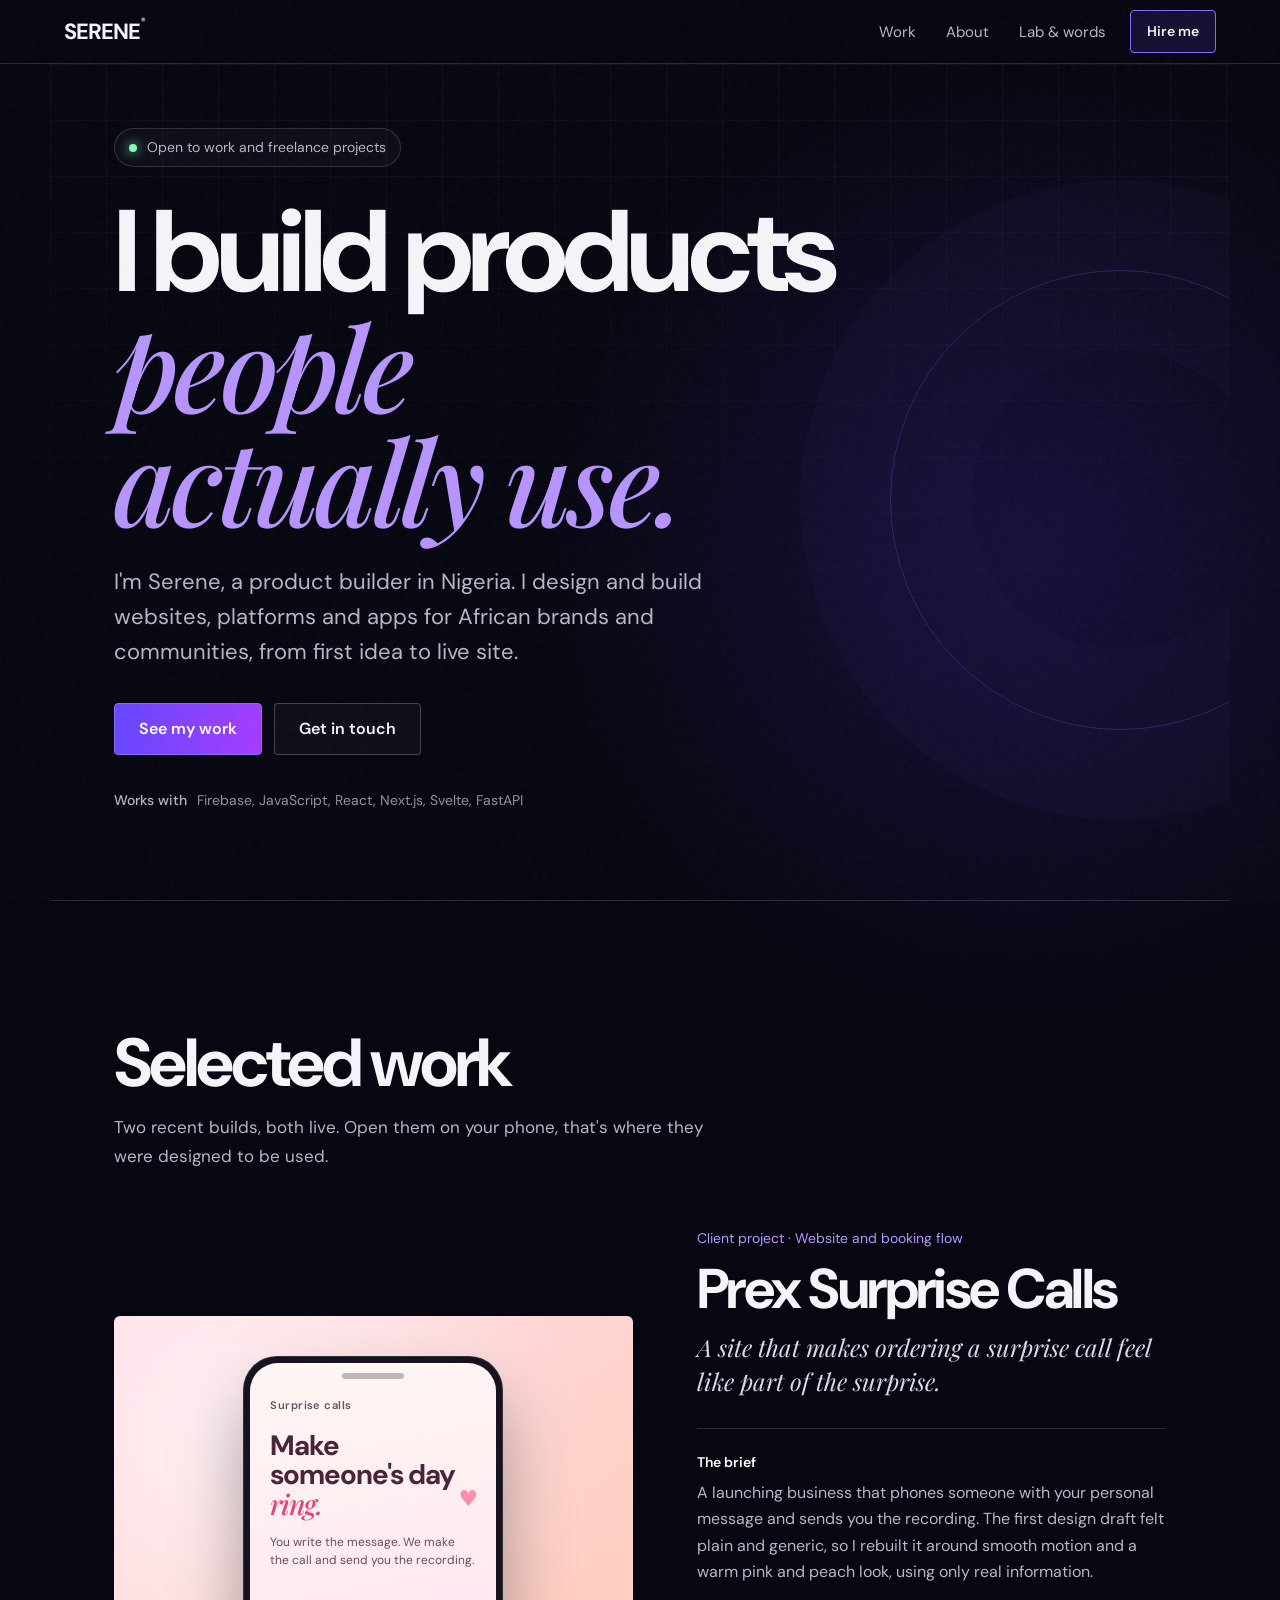
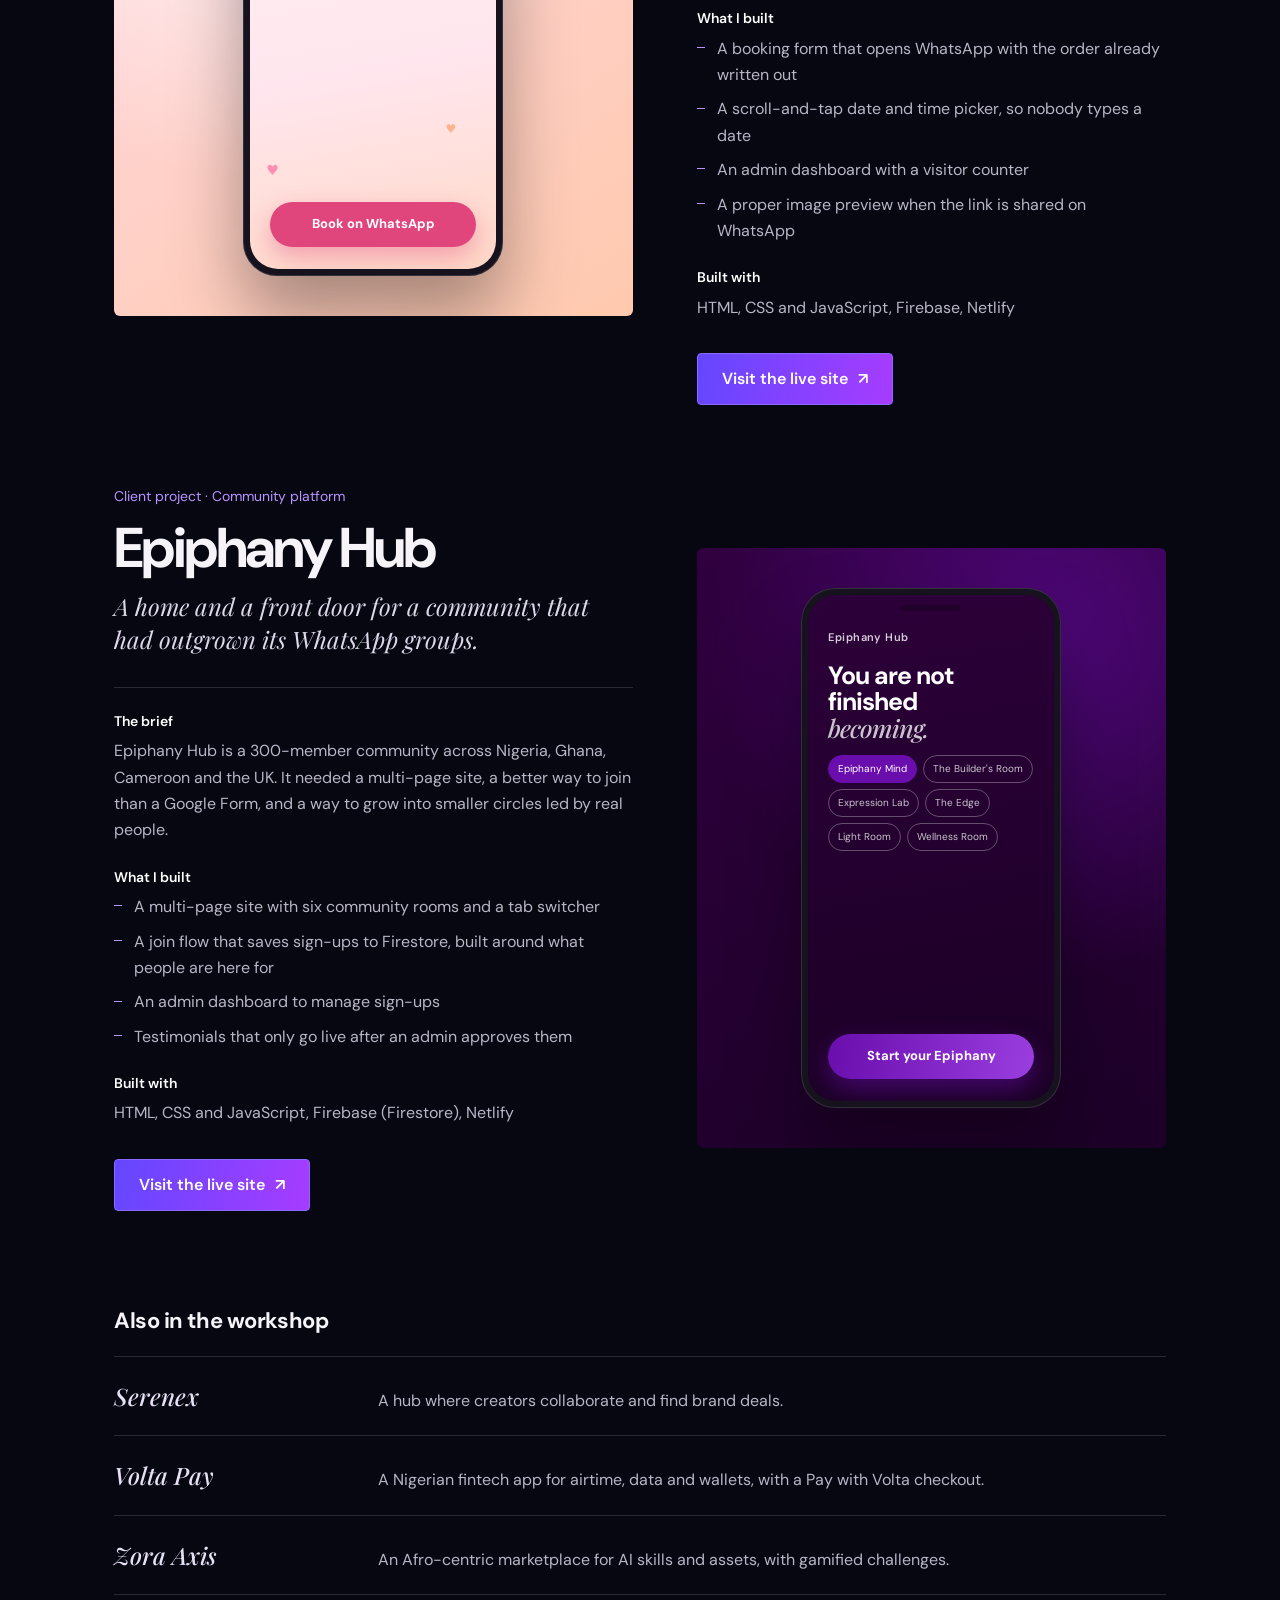
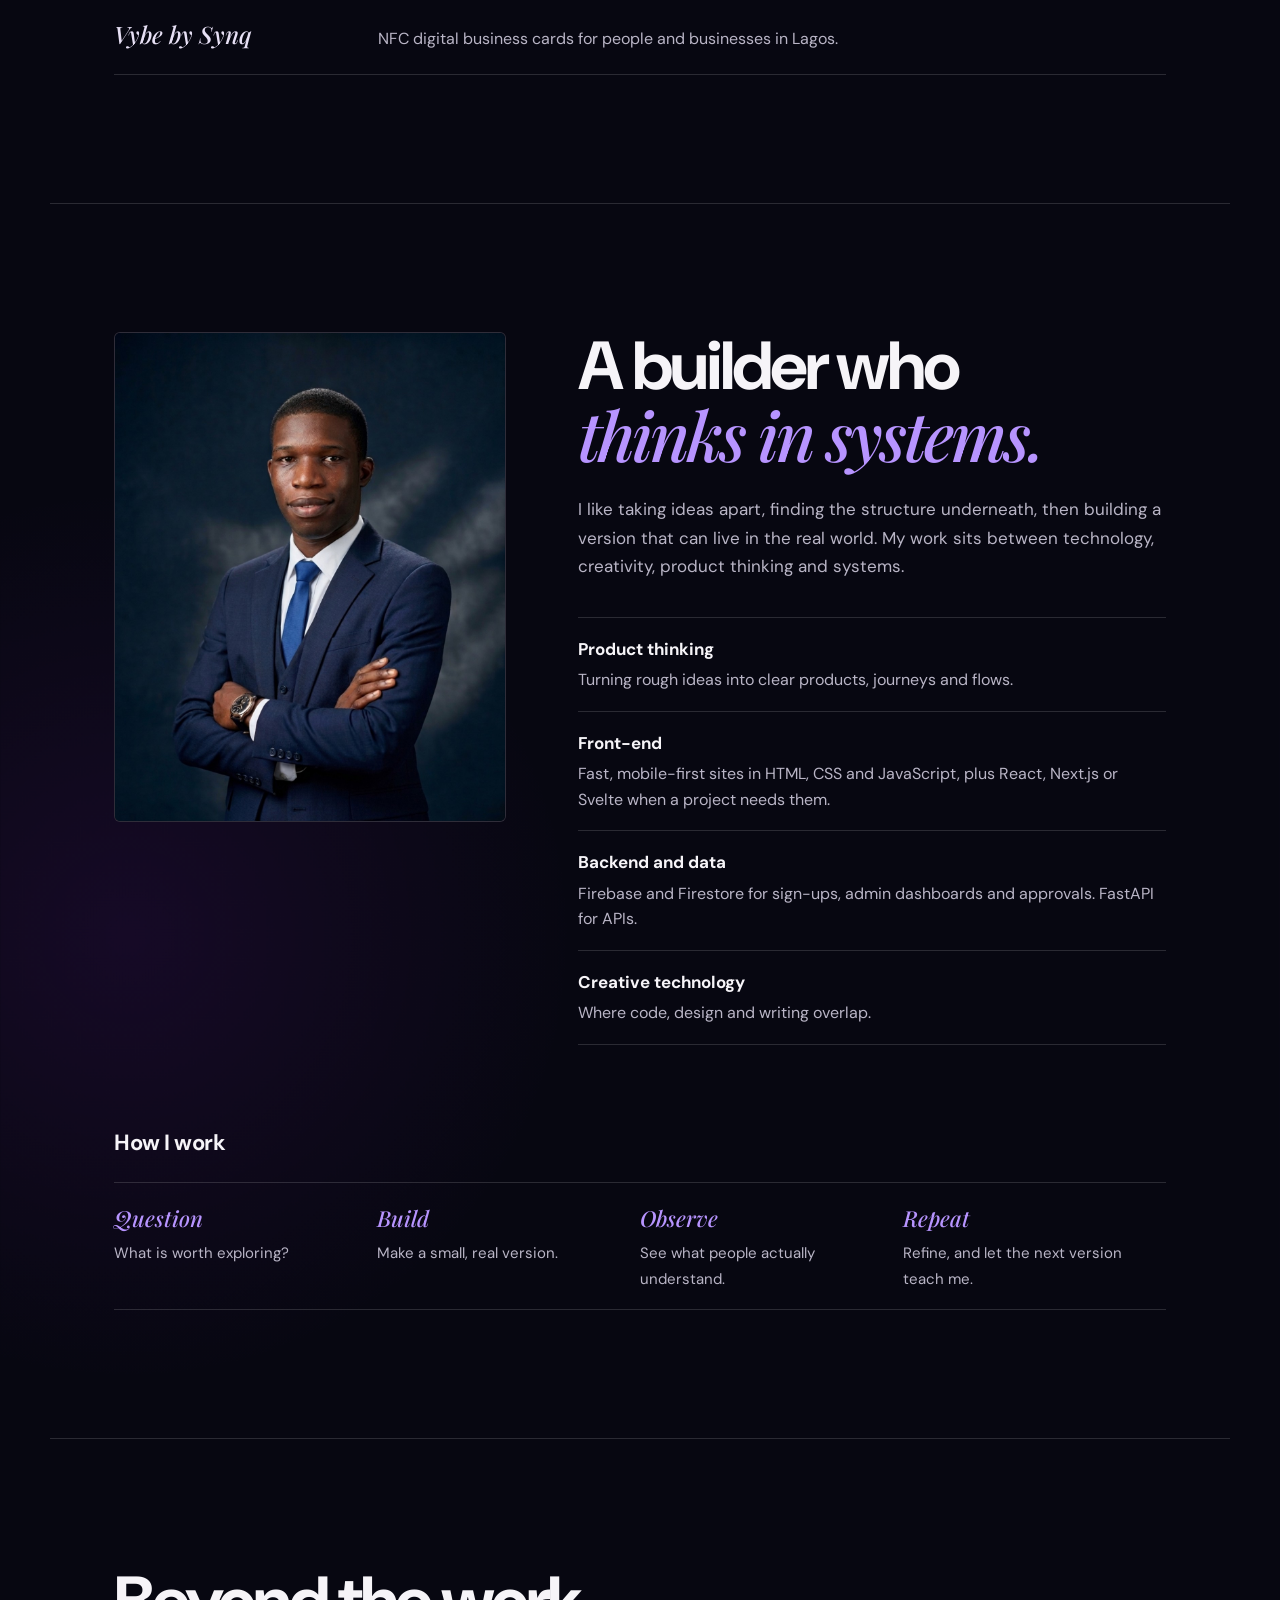
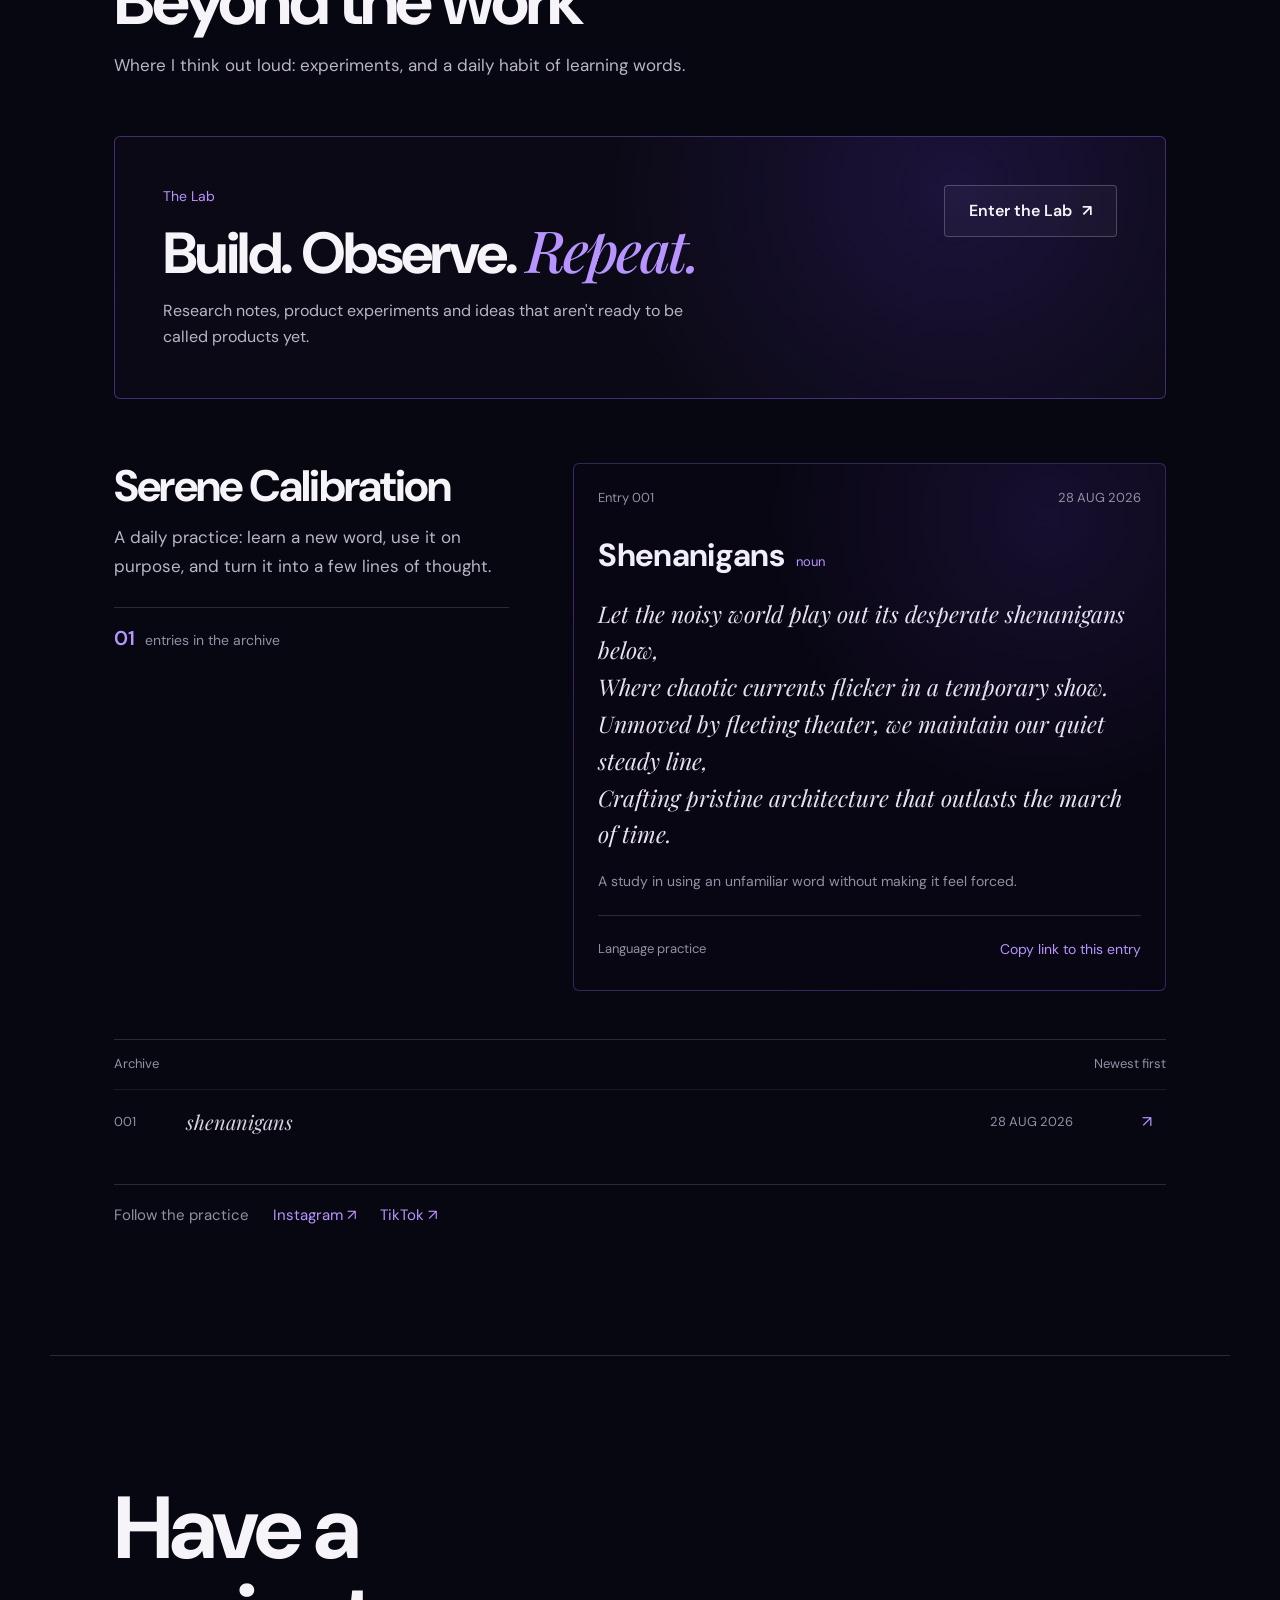
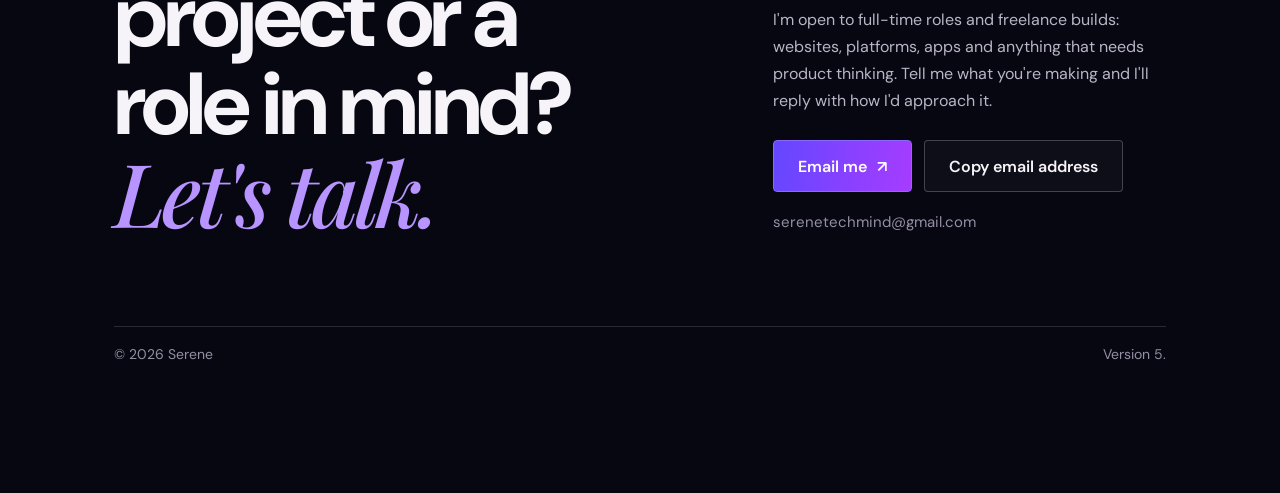
<file: index.html>
<!doctype html>
<html lang="en">
<head>
<meta charset="utf-8">
<meta name="viewport" content="width=device-width,initial-scale=1,viewport-fit=cover">
<meta name="theme-color" content="#070711">
<title>Serene — Product builder in Nigeria</title>
<meta name="description" content="Serene builds websites, platforms and apps for African brands and communities. See recent work, how I think, and how to reach me.">
<meta property="og:title" content="Serene — Product builder in Nigeria">
<meta property="og:description" content="Websites, platforms and apps for African brands and communities, from first idea to live site.">
<meta property="og:type" content="website">
<link rel="preconnect" href="https://fonts.googleapis.com">
<link rel="preconnect" href="https://fonts.gstatic.com" crossorigin>
<link rel="stylesheet" href="style.css">
</head>
<body>
<div class="noise" aria-hidden="true"></div>

<a class="skip" href="#work">Skip to work</a>

<header class="site-header">
  <a href="#home" class="brand" aria-label="Serene, home">SERENE<span>®</span></a>
  <nav class="top-links" aria-label="Main">
    <a href="#work">Work</a>
    <a href="#about">About</a>
    <a href="#beyond">Lab &amp; words</a>
  </nav>
  <a class="hire" href="#contact">Hire me</a>
</header>

<!-- Floating menu (mobile) -->
<button class="nav-orb" id="navOrb" aria-label="Open menu" aria-expanded="false" aria-controls="floatingNav">
  <span class="orb-plus" aria-hidden="true">+</span>
</button>
<nav class="floating-nav" id="floatingNav" aria-label="Menu" aria-hidden="true">
  <button data-go="home">Home</button>
  <button data-go="work">Work</button>
  <button data-go="about">About</button>
  <button data-go="beyond">Lab &amp; words</button>
  <button data-go="contact">Contact</button>
</nav>

<main>

<!-- HERO -->
<section class="hero wrap" id="home">
  <div class="hero-grid" aria-hidden="true"></div>
  <div class="hero-orbit" aria-hidden="true"></div>

  <div class="hero-copy">
    <p class="status rise" style="--d:0s"><i aria-hidden="true"></i>Open to work and freelance projects</p>
    <h1 class="rise" style="--d:.08s">I build products <em>people actually use.</em></h1>
    <p class="hero-explain rise" style="--d:.18s">
      I'm Serene, a product builder in Nigeria. I design and build websites, platforms and apps
      for African brands and communities, from first idea to live site.
    </p>
    <div class="hero-actions rise" style="--d:.28s">
      <a class="btn btn-primary" href="#work">See my work</a>
      <a class="btn btn-ghost" href="#contact">Get in touch</a>
    </div>
    <p class="stack-line rise" style="--d:.38s"><span>Works with</span> Firebase, JavaScript, React, Next.js, Svelte, FastAPI</p>
  </div>
</section>

<!-- SELECTED WORK -->
<section class="section wrap" id="work">
  <div class="section-intro">
    <h2>Selected work</h2>
    <p>Two recent builds, both live. Open them on your phone, that's where they were designed to be used.</p>
  </div>

  <!-- PROJECT 1: PREX -->
  <article class="project" id="prex">
    <div class="project-stage stage-prex">
      <!-- To use a real screenshot, replace the .phone block with: <img class="shot" src="prex.png" alt="Prex Surprise Calls on a phone"> -->
      <div class="phone" role="img" aria-label="Illustration of the Prex Surprise Calls site on a phone">
        <div class="screen">
          <span class="p-tag">Surprise calls</span>
          <p class="p-head">Make someone's day <em>ring.</em></p>
          <p class="p-sub">You write the message. We make the call and send you the recording.</p>
          <span class="p-btn">Book on WhatsApp</span>
          <i class="heart h1">♥</i><i class="heart h2">♥</i><i class="heart h3">♥</i>
        </div>
      </div>
    </div>

    <div class="project-info">
      <p class="project-kind">Client project · Website and booking flow</p>
      <h3>Prex Surprise Calls</h3>
      <p class="project-line">A site that makes ordering a surprise call feel like part of the surprise.</p>

      <dl class="facts">
        <div>
          <dt>The brief</dt>
          <dd>A launching business that phones someone with your personal message and sends you the recording. The first design draft felt plain and generic, so I rebuilt it around smooth motion and a warm pink and peach look, using only real information.</dd>
        </div>
        <div>
          <dt>What I built</dt>
          <dd>
            <ul>
              <li>A booking form that opens WhatsApp with the order already written out</li>
              <li>A scroll-and-tap date and time picker, so nobody types a date</li>
              <li>An admin dashboard with a visitor counter</li>
              <li>A proper image preview when the link is shared on WhatsApp</li>
            </ul>
          </dd>
        </div>
        <div>
          <dt>Built with</dt>
          <dd>HTML, CSS and JavaScript, Firebase, Netlify</dd>
        </div>
      </dl>
      <a class="btn btn-primary" href="https://prex-calls.netlify.app" target="_blank" rel="noopener">Visit the live site <span aria-hidden="true">↗</span></a>
    </div>
  </article>

  <!-- PROJECT 2: EPIPHANY HUB -->
  <article class="project flip" id="epiphany">
    <div class="project-stage stage-epiphany">
      <!-- To use a real screenshot, replace the .phone block with: <img class="shot" src="epiphany.png" alt="Epiphany Hub on a phone"> -->
      <div class="phone" role="img" aria-label="Illustration of the Epiphany Hub site on a phone">
        <div class="screen">
          <span class="p-tag">Epiphany Hub</span>
          <p class="p-head">You are not finished <em>becoming.</em></p>
          <div class="chips">
            <span>Epiphany Mind</span><span>The Builder's Room</span><span>Expression Lab</span>
            <span>The Edge</span><span>Light Room</span><span>Wellness Room</span>
          </div>
          <span class="p-btn">Start your Epiphany</span>
        </div>
      </div>
    </div>

    <div class="project-info">
      <p class="project-kind">Client project · Community platform</p>
      <h3>Epiphany Hub</h3>
      <p class="project-line">A home and a front door for a community that had outgrown its WhatsApp groups.</p>

      <dl class="facts">
        <div>
          <dt>The brief</dt>
          <dd>Epiphany Hub is a 300-member community across Nigeria, Ghana, Cameroon and the UK. It needed a multi-page site, a better way to join than a Google Form, and a way to grow into smaller circles led by real people.</dd>
        </div>
        <div>
          <dt>What I built</dt>
          <dd>
            <ul>
              <li>A multi-page site with six community rooms and a tab switcher</li>
              <li>A join flow that saves sign-ups to Firestore, built around what people are here for</li>
              <li>An admin dashboard to manage sign-ups</li>
              <li>Testimonials that only go live after an admin approves them</li>
            </ul>
          </dd>
        </div>
        <div>
          <dt>Built with</dt>
          <dd>HTML, CSS and JavaScript, Firebase (Firestore), Netlify</dd>
        </div>
      </dl>
      <a class="btn btn-primary" href="https://epiphany-hub.netlify.app" target="_blank" rel="noopener">Visit the live site <span aria-hidden="true">↗</span></a>
    </div>
  </article>

  <!-- IN THE WORKSHOP -->
  <div class="workshop">
    <h3>Also in the workshop</h3>
    <ul>
      <li><strong>Serenex</strong><span>A hub where creators collaborate and find brand deals.</span></li>
      <li><strong>Volta Pay</strong><span>A Nigerian fintech app for airtime, data and wallets, with a Pay with Volta checkout.</span></li>
      <li><strong>Zora Axis</strong><span>An Afro-centric marketplace for AI skills and assets, with gamified challenges.</span></li>
      <li><strong>Vybe by Synq</strong><span>NFC digital business cards for people and businesses in Lagos.</span></li>
    </ul>
  </div>
</section>

<!-- ABOUT -->
<section class="section wrap" id="about">
  <div class="about-layout">
    <div class="portrait-card">
      <img src="portrait.png" alt="Portrait of Serene" width="1152" height="1536" loading="lazy">
    </div>

    <div class="about-content">
      <h2>A builder who <em>thinks in systems.</em></h2>
      <p class="body-copy">
        I like taking ideas apart, finding the structure underneath, then building a version
        that can live in the real world. My work sits between technology, creativity,
        product thinking and systems.
      </p>

      <ul class="skills">
        <li><strong>Product thinking</strong><span>Turning rough ideas into clear products, journeys and flows.</span></li>
        <li><strong>Front-end</strong><span>Fast, mobile-first sites in HTML, CSS and JavaScript, plus React, Next.js or Svelte when a project needs them.</span></li>
        <li><strong>Backend and data</strong><span>Firebase and Firestore for sign-ups, admin dashboards and approvals. FastAPI for APIs.</span></li>
        <li><strong>Creative technology</strong><span>Where code, design and writing overlap.</span></li>
      </ul>
    </div>
  </div>

  <div class="loop">
    <h3>How I work</h3>
    <ol>
      <li><strong>Question</strong><span>What is worth exploring?</span></li>
      <li><strong>Build</strong><span>Make a small, real version.</span></li>
      <li><strong>Observe</strong><span>See what people actually understand.</span></li>
      <li><strong>Repeat</strong><span>Refine, and let the next version teach me.</span></li>
    </ol>
  </div>
</section>

<!-- BEYOND THE WORK -->
<section class="section wrap" id="beyond">
  <div class="section-intro">
    <h2>Beyond the work</h2>
    <p>Where I think out loud: experiments, and a daily habit of learning words.</p>
  </div>

  <a class="lab-card" href="https://the-lab-six-eosin.vercel.app/" target="_blank" rel="noopener" id="lab">
    <div>
      <p class="lab-label">The Lab</p>
      <p class="lab-big">Build. Observe. <em>Repeat.</em></p>
      <p class="lab-text">Research notes, product experiments and ideas that aren't ready to be called products yet.</p>
    </div>
    <span class="btn btn-ghost">Enter the Lab <span aria-hidden="true">↗</span></span>
  </a>

  <div class="calibration" id="calibration">
    <div class="calibration-layout">
      <div class="calibration-intro">
        <h3>Serene Calibration</h3>
        <p class="body-copy">A daily practice: learn a new word, use it on purpose, and turn it into a few lines of thought.</p>
        <p class="calibration-counter"><span id="calibrationCount">01</span> entries in the archive</p>
      </div>

      <article class="calibration-card" id="featuredCalibration" aria-live="polite">
        <div class="calibration-meta"><span id="featuredEntry">Entry 001</span><span id="featuredDate"></span></div>
        <div class="calibration-word"><strong id="featuredWord"></strong> <small id="featuredClass"></small></div>
        <p id="featuredText" class="calibration-text"></p>
        <p class="calibration-note" id="featuredNote"></p>
        <div class="calibration-foot"><span>Language practice</span><button class="calibration-share" id="shareCalibration" type="button">Copy link to this entry</button></div>
      </article>
    </div>

    <div class="calibration-archive">
      <div class="archive-head"><span>Archive</span><span>Newest first</span></div>
      <div id="calibrationArchive"></div>
    </div>

    <p class="social-row">Follow the practice
      <a href="https://www.instagram.com/takesbyserene/" target="_blank" rel="noopener">Instagram ↗</a>
      <a href="https://www.tiktok.com/@takes.by.serene" target="_blank" rel="noopener">TikTok ↗</a>
    </p>
  </div>
</section>

<!-- CONTACT -->
<section class="section wrap contact" id="contact">
  <div class="contact-layout">
    <h2>Have a project or a role in mind? <em>Let's talk.</em></h2>
    <div class="contact-side">
      <p>I'm open to full-time roles and freelance builds: websites, platforms, apps and anything that needs product thinking. Tell me what you're making and I'll reply with how I'd approach it.</p>
      <div class="hero-actions">
        <a class="btn btn-primary" href="mailto:serenetechmind@gmail.com?subject=Let%27s%20work%20together">Email me <span aria-hidden="true">↗</span></a>
        <button class="btn btn-ghost" id="copyEmail" type="button">Copy email address</button>
      </div>
      <p class="email-line">serenetechmind@gmail.com</p>
    </div>
  </div>
  <footer>
    <span>© 2026 Serene</span>
    <span>Version 5.</span>
  </footer>
</section>

</main>

<div class="toast" id="toast" role="status"></div>
<script src="calibrations.js"></script>
<script src="script.js"></script>
</body>
</html>
</file>
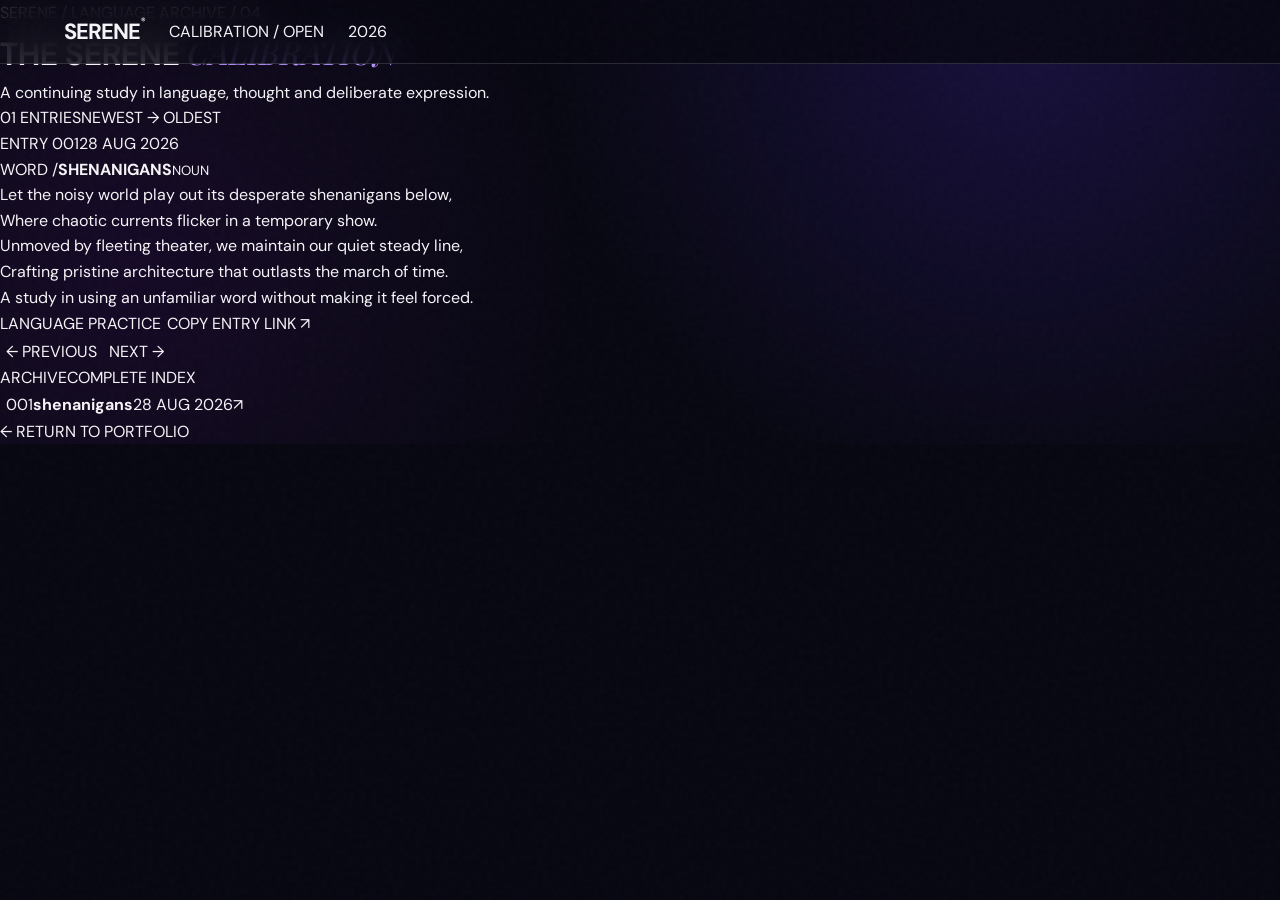
<file: calibration.html>
<!doctype html>
<html lang="en">
<head>
<meta charset="utf-8">
<meta name="viewport" content="width=device-width,initial-scale=1,viewport-fit=cover">
<meta name="theme-color" content="#080611">
<meta name="description" content="THE SERENE CALIBRATION — a continuing study in language, thought and deliberate expression.">
<title>THE SERENE CALIBRATION — SERENE</title>
<link rel="stylesheet" href="style.css">
</head>
<body class="calibration-page">
<div class="noise"></div><div class="ambient ambient-a"></div><div class="ambient ambient-b"></div>
<header class="site-header">
  <a href="index.html#home" class="brand" aria-label="SERENE home">SERENE<span>®</span></a>
  <div class="system-status"><i></i><span>CALIBRATION / OPEN</span></div>
  <div class="header-year">2026</div>
</header>
<main class="publication">
  <header class="publication-header">
    <div><p class="publication-kicker">SERENE / LANGUAGE ARCHIVE / 04</p><h1>THE SERENE <em>CALIBRATION</em></h1><p class="publication-deck">A continuing study in language, thought and deliberate expression.</p></div>
    <div class="publication-meta"><span id="entryCount">00 ENTRIES</span><span>NEWEST → OLDEST</span></div>
  </header>
  <article class="publication-entry" id="calibrationEntry" aria-live="polite">
    <div class="publication-entry-top"><span id="entryLabel">ENTRY —</span><span id="entryDate">—</span></div>
    <div class="publication-entry-word"><span>WORD /</span><strong id="entryWord">CALIBRATION</strong><small id="entryClass">—</small></div>
    <div class="publication-text" id="entryText"><p class="publication-empty">No entries have been published yet.</p></div>
    <p class="publication-note" id="entryNote"></p>
    <div class="publication-entry-foot"><span>LANGUAGE PRACTICE</span><button class="publication-share" id="shareEntry" type="button">COPY ENTRY LINK ↗</button></div>
  </article>
  <nav class="publication-navigation" aria-label="Entry navigation"><button id="previousEntry" type="button">← PREVIOUS</button><button id="nextEntry" type="button">NEXT →</button></nav>
  <section class="publication-archive" aria-labelledby="archiveTitle"><div class="publication-archive-head"><span id="archiveTitle">ARCHIVE</span><span>COMPLETE INDEX</span></div><div class="publication-archive-list" id="entryArchive"></div></section>
  <a class="publication-return" href="index.html#calibration">← RETURN TO PORTFOLIO</a>
</main>
<script src="calibrations.js"></script>
<script src="calibration-page.js"></script>
</body>
</html>
</file>
<file: style.css>
@import url('https://fonts.googleapis.com/css2?family=DM+Sans:wght@400;500;600;700&family=Playfair+Display:ital,wght@0,600;0,700;1,500;1,600&display=swap');

:root{
  --bg:#070711;
  --text:#f6f4f8;
  --muted:#b9b5c6;
  --dim:#948fa4;
  --line:rgba(255,255,255,.14);
  --purple:#8a5cff;
  --lilac:#b794ff;
  --max:1180px;
  --pad:clamp(20px,5vw,64px);
  --serif:"Playfair Display",Georgia,serif;
}
*{box-sizing:border-box}
html{scroll-behavior:smooth;background:var(--bg);scroll-padding-top:76px}
body{
  margin:0;color:var(--text);overflow-x:hidden;-webkit-font-smoothing:antialiased;
  font:400 16px/1.6 "DM Sans",system-ui,sans-serif;
  background:
    radial-gradient(circle at 80% 8%,rgba(98,57,255,.18),transparent 30rem),
    radial-gradient(circle at 10% 60%,rgba(175,40,255,.09),transparent 28rem),
    var(--bg);
}
img{max-width:100%;display:block}
a{color:inherit;text-decoration:none}
button{font:inherit;color:inherit;border:0;background:none;cursor:pointer}
h1,h2,h3,p,ul,ol,dl,dd{margin:0}
ul,ol{padding:0;list-style:none}
:focus-visible{outline:2px solid var(--lilac);outline-offset:3px}
.skip{position:absolute;left:-999px;top:8px;background:#fff;color:#000;padding:10px 14px;z-index:50}
.skip:focus{left:8px}
.noise{position:fixed;inset:0;pointer-events:none;opacity:.04;z-index:40;background-image:url("data:image/svg+xml,%3Csvg viewBox='0 0 180 180' xmlns='http://www.w3.org/2000/svg'%3E%3Cfilter id='n'%3E%3CfeTurbulence type='fractalNoise' baseFrequency='.9' numOctaves='4' stitchTiles='stitch'/%3E%3C/filter%3E%3Crect width='100%25' height='100%25' filter='url(%23n)' opacity='.6'/%3E%3C/svg%3E")}

.wrap{width:100%;max-width:var(--max);margin:0 auto;padding-left:var(--pad);padding-right:var(--pad)}
em{font-family:var(--serif);font-style:italic;font-weight:500;color:var(--lilac)}

/* ---------- header ---------- */
.site-header{position:fixed;z-index:30;top:0;left:0;right:0;height:64px;display:flex;align-items:center;gap:24px;padding:0 var(--pad);background:rgba(7,7,17,.78);backdrop-filter:blur(16px);border-bottom:1px solid var(--line)}
.brand{font-size:22px;font-weight:700;letter-spacing:-.05em}
.brand span{font-size:9px;vertical-align:top;margin-left:2px}
.top-links{display:none;margin-left:auto;gap:30px;font-size:15px;color:var(--muted)}
.top-links a:hover{color:#fff}
.hire{margin-left:auto;font-size:14px;font-weight:600;padding:9px 16px;border:1px solid #8b68ff;background:rgba(119,71,255,.14);border-radius:4px;transition:background .2s}
.hire:hover{background:rgba(119,71,255,.35)}

/* ---------- buttons ---------- */
.btn{display:inline-flex;align-items:center;justify-content:center;gap:10px;min-height:52px;padding:0 24px;border-radius:4px;font-weight:600;font-size:16px;border:1px solid rgba(255,255,255,.22);transition:transform .2s,border-color .2s,background .2s}
.btn:hover{transform:translateY(-2px);border-color:#9b6bff}
.btn-primary{background:linear-gradient(100deg,#6447ff,#a63cff);border-color:#8b68ff;color:#fff}
.btn-ghost{background:rgba(255,255,255,.03)}

/* ---------- hero ---------- */
.hero{position:relative;min-height:100svh;display:flex;align-items:center;padding-top:110px;padding-bottom:70px;overflow:hidden}
.hero-grid{position:absolute;inset:64px 0 0;background-image:linear-gradient(rgba(255,255,255,.035) 1px,transparent 1px),linear-gradient(90deg,rgba(255,255,255,.035) 1px,transparent 1px);background-size:56px 56px;mask-image:linear-gradient(to bottom,#000,transparent 85%);pointer-events:none}
.hero-orbit{display:none}
.hero-copy{position:relative;z-index:2;max-width:860px}
.status{display:inline-flex;align-items:center;gap:10px;font-size:14px;color:var(--muted);margin-bottom:28px;padding:7px 14px;border:1px solid var(--line);border-radius:999px;background:rgba(255,255,255,.03)}
.status i{width:8px;height:8px;border-radius:50%;background:#7CFFB2;box-shadow:0 0 12px #7CFFB2}
.hero h1{font-size:clamp(44px,10vw,116px);line-height:.98;letter-spacing:-.05em;font-weight:700;margin-bottom:28px;text-wrap:balance}
.hero h1 em{display:block;letter-spacing:-.04em}
.hero-explain{font-size:clamp(17px,2vw,22px);line-height:1.6;color:var(--muted);max-width:640px;margin-bottom:34px}
.hero-actions{display:flex;flex-wrap:wrap;gap:12px}
.hero-actions .btn{flex:1 1 180px}
.stack-line{margin-top:34px;font-size:14px;color:var(--dim)}
.stack-line span{color:var(--muted);margin-right:6px;font-weight:500}

/* one orchestrated moment: hero entrance */
.rise{opacity:0;transform:translateY(16px);animation:rise .7s cubic-bezier(.2,.7,.2,1) forwards;animation-delay:var(--d,0s)}
@keyframes rise{to{opacity:1;transform:none}}

/* ---------- sections ---------- */
.section{padding-top:96px;padding-bottom:96px;border-top:1px solid var(--line)}
.section-intro{margin-bottom:56px;max-width:620px}
.section h2{font-size:clamp(36px,5.5vw,68px);line-height:1;letter-spacing:-.045em;font-weight:700;margin-bottom:16px;text-wrap:balance}
.section-intro p,.body-copy{color:var(--muted);font-size:17px;line-height:1.7;max-width:620px}

/* ---------- projects ---------- */
.project{display:grid;gap:28px;margin-bottom:80px}
.project-stage{position:relative;min-height:440px;display:grid;place-items:center;overflow:hidden;border-radius:6px;padding:40px 20px}
.stage-prex{background:radial-gradient(circle at 25% 20%,#fff1f4,transparent 55%),linear-gradient(145deg,#ffd9e4,#ffc9ae)}
.stage-epiphany{background:radial-gradient(circle at 75% 15%,rgba(106,13,173,.55),transparent 55%),linear-gradient(160deg,#30003f,#1c0027)}
.project-kind{font-size:14px;color:var(--lilac);margin-bottom:12px}
.project-info h3{font-size:clamp(34px,5vw,56px);line-height:1;letter-spacing:-.045em;margin-bottom:14px}
.project-line{font-family:var(--serif);font-style:italic;font-size:clamp(19px,2.2vw,24px);line-height:1.4;color:#ddd7ea;margin-bottom:30px}
.facts{display:grid;gap:22px;margin-bottom:32px;padding-top:22px;border-top:1px solid var(--line)}
.facts dt{font-size:14px;font-weight:600;color:#fff;margin-bottom:6px}
.facts dd{color:var(--muted);font-size:16px;line-height:1.65}
.facts ul{display:grid;gap:8px}
.facts li{position:relative;padding-left:20px}
.facts li:before{content:"";position:absolute;left:0;top:.7em;width:8px;height:1px;background:var(--lilac)}
.shot{width:min(260px,70%);border-radius:28px;box-shadow:0 30px 60px rgba(0,0,0,.35)}

/* css phone illustration */
.phone{width:230px;aspect-ratio:9/18;border-radius:34px;padding:7px;background:#16131f;box-shadow:0 40px 70px rgba(0,0,0,.35),inset 0 0 0 1px rgba(255,255,255,.12)}
.screen{position:relative;height:100%;border-radius:28px;padding:34px 20px 22px;display:flex;flex-direction:column;overflow:hidden}
.screen:before{content:"";position:absolute;top:10px;left:50%;width:62px;height:6px;border-radius:6px;background:rgba(0,0,0,.25);transform:translateX(-50%)}
.p-tag{font-size:11px;font-weight:600;letter-spacing:.04em;margin-bottom:16px;opacity:.8}
.p-head{font-size:28px;line-height:1.05;letter-spacing:-.04em;font-weight:700;margin-bottom:14px}
.p-head em{display:block}
.p-sub{font-size:12px;line-height:1.5;opacity:.8;margin-bottom:auto}
.p-btn{display:block;text-align:center;font-size:13px;font-weight:700;padding:12px 10px;border-radius:999px;margin-top:18px}
.screen-prex,.stage-prex .screen{background:linear-gradient(170deg,#fff7f4,#ffe6ee 60%,#ffd9c7);color:#4a2438}
.stage-prex .p-head em{color:#e0457b}
.stage-prex .p-btn{background:#e0457b;color:#fff;box-shadow:0 10px 24px rgba(224,69,123,.4)}
.heart{position:absolute;color:#ff8fb0;font-style:normal;animation:float 5s ease-in-out infinite}
.h1{right:18px;top:118px;font-size:22px}
.h2{left:16px;bottom:88px;font-size:14px;animation-delay:-1.6s}
.h3{right:40px;bottom:130px;font-size:12px;animation-delay:-3s;color:#ffb38a}
@keyframes float{50%{transform:translateY(-8px)}}
.stage-epiphany .screen{background:linear-gradient(170deg,#2c0039,#1b0025);color:#fff}
.stage-epiphany .p-head em{color:#c7c4cc}
.stage-epiphany .p-head{font-size:25px}
.chips{display:flex;flex-wrap:wrap;gap:6px;margin-bottom:auto}
.chips span{font-size:10px;padding:5px 9px;border-radius:999px;border:1px solid rgba(199,196,204,.4);color:#c7c4cc}
.chips span:first-child{background:#6a0dad;border-color:#6a0dad;color:#fff}
.stage-epiphany .p-btn{background:linear-gradient(100deg,#6a0dad,#9a3ee0);color:#fff;box-shadow:0 10px 24px rgba(106,13,173,.5)}

/* workshop */
.workshop{padding-top:12px}
.workshop h3{font-size:22px;letter-spacing:-.02em;margin-bottom:6px}
.workshop ul{margin-top:18px;border-top:1px solid var(--line)}
.workshop li{display:grid;gap:4px;padding:20px 0;border-bottom:1px solid var(--line)}
.workshop strong{font-family:var(--serif);font-style:italic;font-weight:500;font-size:24px;color:#e7e0f5}
.workshop span{color:var(--muted)}

/* ---------- about ---------- */
.about-layout{display:grid;gap:44px}
.portrait-card{position:relative;aspect-ratio:4/5;overflow:hidden;border:1px solid var(--line);border-radius:6px;background:#0d0b18;max-width:440px}
.portrait-card img{width:100%;height:100%;object-fit:cover;object-position:center top}
.about-content h2{margin-bottom:22px}
.skills{margin-top:36px;border-top:1px solid var(--line)}
.skills li{display:grid;gap:4px;padding:18px 0;border-bottom:1px solid var(--line)}
.skills strong{font-size:17px}
.skills span{color:var(--muted);font-size:16px;line-height:1.6}
.loop{margin-top:80px}
.loop h3{font-size:22px;letter-spacing:-.02em;margin-bottom:22px}
.loop ol{display:grid;grid-template-columns:1fr 1fr;gap:0;border-top:1px solid var(--line)}
.loop li{padding:18px 16px 18px 0;border-bottom:1px solid var(--line)}
.loop strong{display:block;font-family:var(--serif);font-style:italic;font-weight:500;font-size:22px;color:var(--lilac);margin-bottom:4px}
.loop span{font-size:15px;color:var(--muted);line-height:1.5}

/* ---------- beyond ---------- */
.lab-card{display:grid;gap:26px;padding:32px 24px;border:1px solid rgba(153,106,255,.38);border-radius:6px;background:radial-gradient(circle at 80% 20%,rgba(116,69,255,.16),transparent 22rem),#0b0915;transition:border-color .2s}
.lab-card:hover{border-color:#a98aff}
.lab-label{font-size:14px;color:var(--lilac);margin-bottom:12px}
.lab-big{font-size:clamp(32px,5vw,58px);line-height:1.05;letter-spacing:-.045em;font-weight:700;margin-bottom:14px}
.lab-text{color:var(--muted);max-width:520px}
.lab-card .btn{align-self:start}

.calibration{margin-top:64px}
.calibration-layout{display:grid;gap:32px}
.calibration h3{font-size:clamp(30px,4vw,44px);line-height:1.05;letter-spacing:-.04em;margin-bottom:14px}
.calibration-counter{margin-top:26px;padding-top:14px;border-top:1px solid var(--line);font-size:14px;color:var(--dim)}
.calibration-counter span{font-size:20px;color:var(--lilac);margin-right:6px;font-weight:600}
.calibration-card{border:1px solid rgba(155,107,255,.3);border-radius:6px;background:radial-gradient(circle at 80% 10%,rgba(131,73,255,.12),transparent 18rem),rgba(10,8,20,.6);padding:24px}
.calibration-meta,.calibration-foot{display:flex;justify-content:space-between;gap:16px;font-size:13px;color:var(--dim)}
.calibration-word{margin:22px 0 14px;color:var(--dim)}
.calibration-word strong{font-size:clamp(24px,3vw,32px);letter-spacing:-.02em;color:#f2eef8;text-transform:capitalize}
.calibration-word small{font-size:13px;color:var(--lilac);margin-left:8px;text-transform:lowercase}
.calibration-text{font-family:var(--serif);font-style:italic;font-size:clamp(18px,2vw,23px);line-height:1.6;color:#e7e2ef;margin-bottom:18px}
.calibration-note{font-size:14px;line-height:1.55;color:var(--dim);margin-bottom:22px}
.calibration-foot{align-items:center;padding-top:16px;border-top:1px solid var(--line);flex-wrap:wrap}
.calibration-share{font-size:14px;color:var(--lilac);padding:6px 0}
.calibration-share:hover{color:#fff}
.calibration-archive{margin-top:48px;border-top:1px solid var(--line)}
.archive-head{display:flex;justify-content:space-between;padding:14px 0;font-size:13px;color:var(--dim)}
.archive-item{width:100%;display:grid;grid-template-columns:44px 1fr auto 20px;align-items:center;gap:12px;padding:16px 0;border-top:1px solid rgba(255,255,255,.08);text-align:left;color:#d9d4e1;transition:padding .25s,background .25s}
.archive-item:hover{padding-left:10px;background:linear-gradient(90deg,rgba(143,86,255,.08),transparent)}
.archive-no,.archive-date{font-size:13px;color:var(--dim)}
.archive-word{font-family:var(--serif);font-style:italic;font-size:20px}
.archive-arrow{color:var(--lilac)}
.social-row{display:flex;flex-wrap:wrap;gap:8px 24px;align-items:center;margin-top:30px;padding-top:18px;border-top:1px solid var(--line);font-size:15px;color:var(--dim)}
.social-row a{color:var(--lilac)}
.social-row a:hover{color:#fff}

/* ---------- contact ---------- */
.contact{min-height:80svh;display:flex;flex-direction:column}
.contact-layout{display:grid;gap:40px;align-items:end;flex:1}
.contact h2{font-size:clamp(40px,7vw,88px);line-height:1;margin:0}
.contact h2 em{display:block}
.contact-side p{color:var(--muted);line-height:1.7;margin-bottom:26px;max-width:480px}
.contact-side .email-line{margin:18px 0 0;font-size:15px;color:var(--dim)}
footer{margin-top:90px;padding-top:16px;border-top:1px solid var(--line);display:flex;flex-direction:column;gap:6px;color:var(--dim);font-size:14px}

/* ---------- floating menu (mobile) ---------- */
.nav-orb{position:fixed;z-index:34;right:16px;bottom:calc(16px + env(safe-area-inset-bottom,0px));width:56px;height:56px;border-radius:50%;background:rgba(143,86,255,.9);border:2px solid #09090e;box-shadow:0 12px 35px rgba(103,55,255,.35),inset 0 0 0 1px rgba(255,255,255,.22);display:grid;place-items:center;transition:transform .3s,background .3s}
.orb-plus{font-size:26px;line-height:1;color:#070711}
.nav-orb.active{transform:rotate(45deg);background:rgba(111,70,235,.95)}
.floating-nav{position:fixed;z-index:33;right:16px;bottom:calc(84px + env(safe-area-inset-bottom,0px));width:min(220px,calc(100vw - 32px));padding:6px 12px;background:rgba(8,7,15,.95);border:1px solid rgba(255,255,255,.16);border-radius:6px;backdrop-filter:blur(22px);box-shadow:0 20px 60px rgba(0,0,0,.5);opacity:0;transform:translateY(12px) scale(.97);transform-origin:bottom right;pointer-events:none;transition:.25s ease}
.floating-nav.open{opacity:1;transform:none;pointer-events:auto}
.floating-nav button{display:block;width:100%;min-height:46px;text-align:left;font-size:16px;color:#e3dfeb;border-bottom:1px solid rgba(255,255,255,.08)}
.floating-nav button:last-child{border-bottom:0}
.floating-nav button:hover{color:#fff}

.toast{position:fixed;z-index:50;left:50%;bottom:24px;transform:translate(-50%,20px);background:#14121f;border:1px solid var(--line);border-radius:4px;padding:12px 18px;font-size:15px;opacity:0;pointer-events:none;transition:.25s}
.toast.show{opacity:1;transform:translate(-50%,0)}
.reading-progress{position:fixed;z-index:60;left:0;top:0;width:100%;height:2px;background:linear-gradient(90deg,#7a5cff,#c24dff);transform-origin:left center;transform:scaleX(0);pointer-events:none}

/* ---------- tablet and up ---------- */
@media (min-width:760px){
  .hero-actions .btn{flex:0 0 auto}
  .hero-orbit{display:block;position:absolute;right:-120px;top:30%;width:460px;height:460px;border:1px solid rgba(142,91,255,.28);border-radius:50%;pointer-events:none;box-shadow:inset 0 0 0 80px rgba(142,91,255,.02),0 0 0 90px rgba(142,91,255,.03)}
  .loop ol{grid-template-columns:repeat(4,1fr)}
  .loop li{padding-right:20px}
  .workshop li{grid-template-columns:240px 1fr;gap:24px;align-items:baseline}
  .about-layout{grid-template-columns:minmax(280px,.8fr) 1.2fr;gap:72px;align-items:start}
  .lab-card{grid-template-columns:1fr auto;align-items:end;padding:48px}
  .calibration-layout{grid-template-columns:.8fr 1.2fr;gap:64px;align-items:start}
  .contact-layout{grid-template-columns:1.2fr .8fr;gap:70px}
  footer{flex-direction:row;justify-content:space-between}
  .archive-item{grid-template-columns:60px 1fr 140px 24px}
}
@media (min-width:900px){
  .top-links{display:flex}
  .hire{margin-left:0}
  .nav-orb,.floating-nav{display:none}
  .project{grid-template-columns:1.05fr .95fr;gap:64px;align-items:center}
  .project.flip .project-stage{order:2}
  .project-stage{min-height:600px}
  .phone{width:260px}
  .section{padding-top:128px;padding-bottom:128px}
}

@media (prefers-reduced-motion:reduce){
  html{scroll-behavior:auto}
  *,*:before,*:after{animation:none!important;transition:none!important}
  .rise{opacity:1;transform:none}
}
</file>
